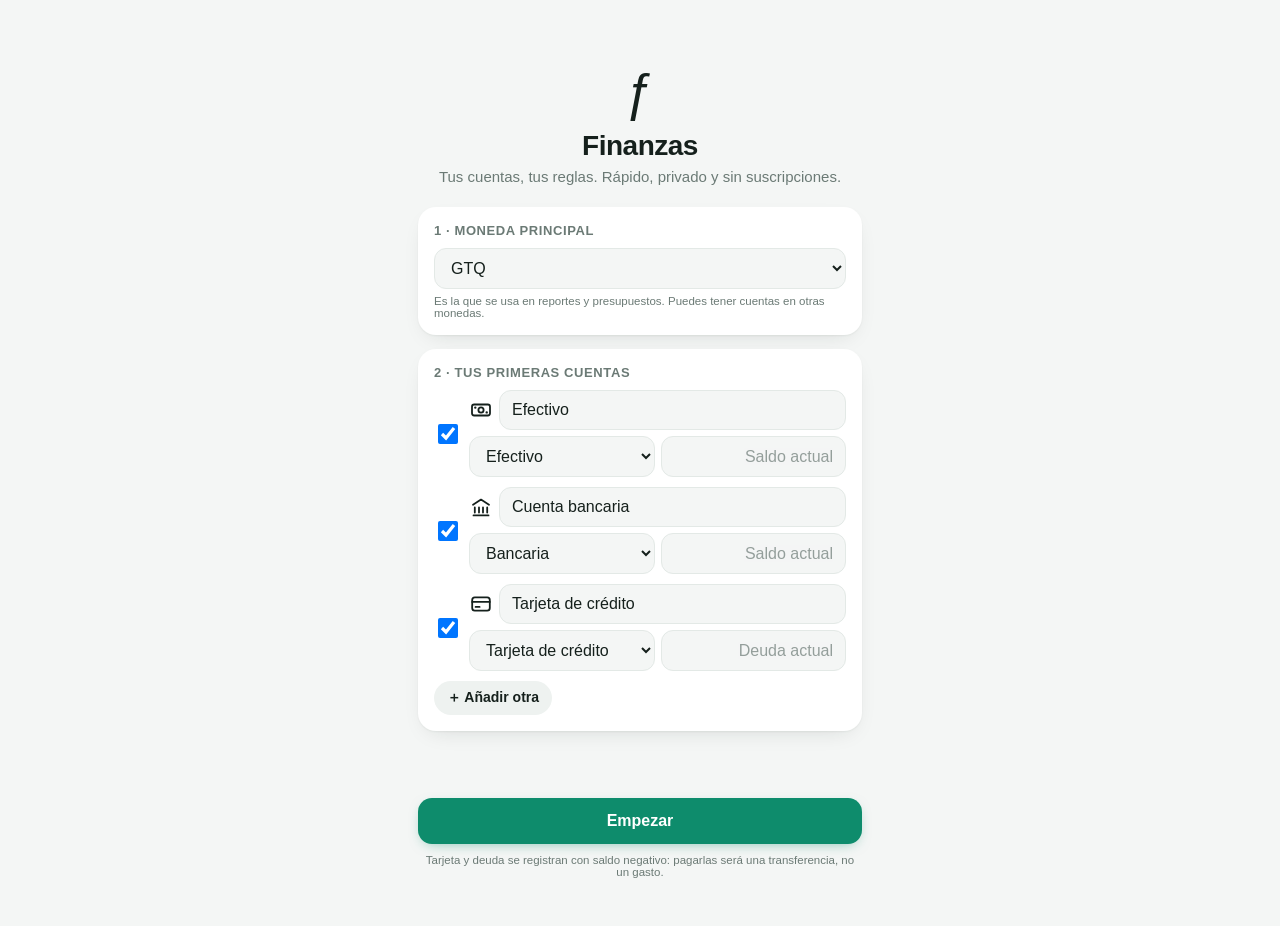
<file: index.html>
<!DOCTYPE html>
<html lang="es">
<head>
  <meta charset="UTF-8">
  <meta name="viewport" content="width=device-width, initial-scale=1, maximum-scale=1, viewport-fit=cover, user-scalable=no">
  <title>Finanzas</title>
  <meta name="description" content="Finanzas personales: rápido, privado y tuyo.">
  <meta name="theme-color" media="(prefers-color-scheme: light)" content="#f4f6f5">
  <meta name="theme-color" media="(prefers-color-scheme: dark)" content="#101312">
  <meta name="apple-mobile-web-app-capable" content="yes">
  <meta name="mobile-web-app-capable" content="yes">
  <meta name="apple-mobile-web-app-status-bar-style" content="black-translucent">
  <meta name="apple-mobile-web-app-title" content="Finanzas">
  <link rel="manifest" href="manifest.json">
  <link rel="apple-touch-icon" href="img/apple-touch-icon.png">
  <link rel="icon" type="image/png" sizes="192x192" href="img/icon-192.png">
  <link rel="stylesheet" href="css/app.css">
</head>
<body>
  <div id="app"></div>
  <script src="vendor/dexie.min.js"></script>
  <script type="module" src="js/app.js"></script>
</body>
</html>
</file>
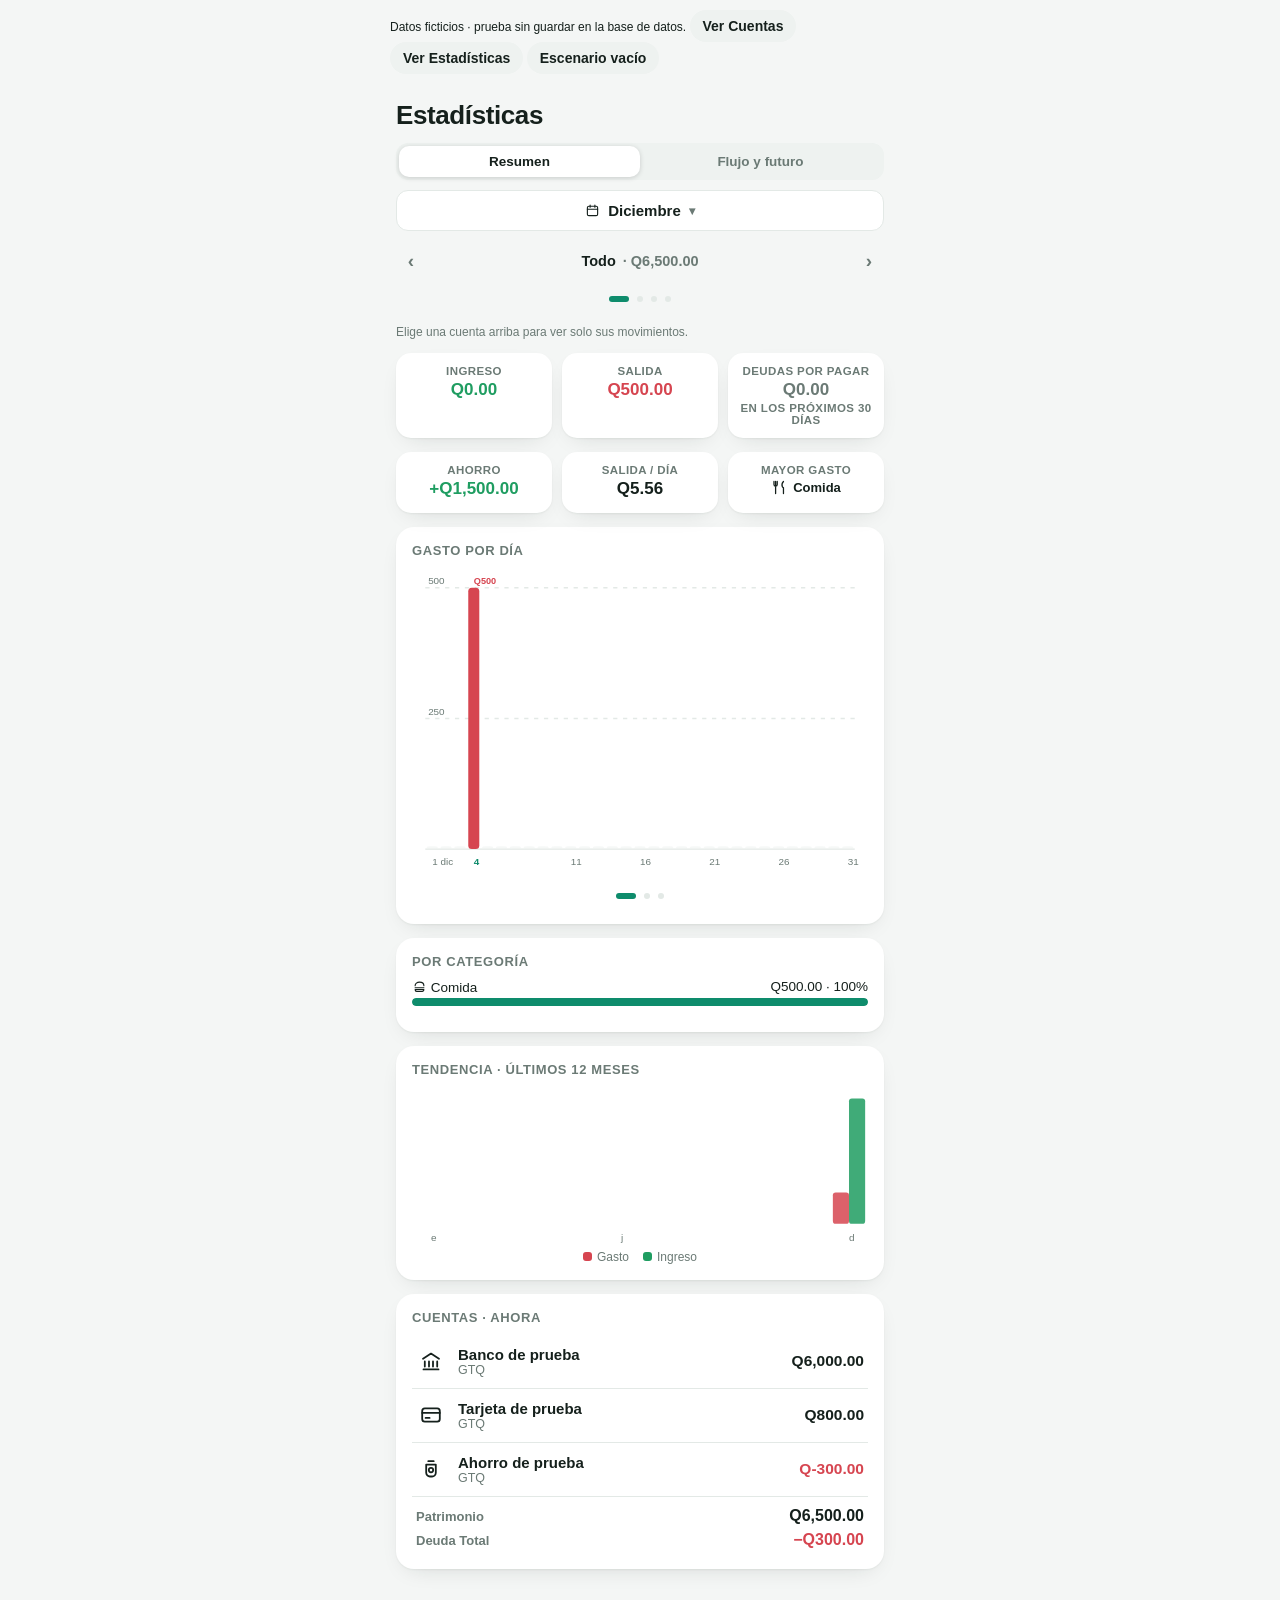
<file: tests/cuentas-preview.html>
<!doctype html>
<html lang="es"><head><meta charset="utf-8"><meta name="viewport" content="width=device-width,initial-scale=1">
<title>Prueba de cuentas · datos ficticios</title><link rel="stylesheet" href="../css/app.css"></head>
<body><div style="max-width:520px;margin:auto;padding:10px;font-size:12px">Datos ficticios · prueba sin guardar en la base de datos.
<button id="cuentas" class="chip">Ver Cuentas</button><button id="stats" class="chip">Ver Estadísticas</button>
<button id="vacio" class="chip">Escenario vacío</button></div><div id="app"></div>
<script src="../vendor/dexie.min.js"></script><script type="module">
import { html, render } from '../vendor/preact-standalone.module.js';
import { setState } from '../js/store.js';
import fin from '../js/db.js';
import Estadisticas from '../js/screens/estadisticas.js';
import Cuentas from '../js/screens/cuentas.js';
import { isoDia, claveMesActual } from '../js/util.js';
const cuentas = [
  { id: 'b', nombre: 'Banco de prueba', tipo: 'bancaria', moneda: 'GTQ', saldoInicial: 500000 },
  { id: 't', nombre: 'Tarjeta de prueba', tipo: 'tarjeta', moneda: 'GTQ', saldoInicial: 0, limite: 1000000 },
  { id: 'a', nombre: 'Ahorro de prueba', tipo: 'ahorro', moneda: 'GTQ', saldoInicial: 0 },
];
const fecha = claveMesActual() + '-01';
let txs = [
  { id: '1', cuenta: 'b', tipo: 'ingreso', monto: 200000, moneda: 'GTQ', fecha, categoria: 'salario' },
  { id: '2', cuenta: 'b', tipo: 'gasto', monto: 50000, moneda: 'GTQ', fecha: isoDia(), categoria: 'comida' },
  { id: '3', cuenta: 'b', cuentaDestino: 't', tipo: 'transferencia', monto: 80000, moneda: 'GTQ', fecha },
  { id: '4', cuenta: 'a', cuentaDestino: 'b', tipo: 'transferencia', monto: 30000, moneda: 'GTQ', fecha },
];
fin.todasTx = async () => txs;
setState({ listo: true, cuentas, categorias: [{ id: 'salario', tipo: 'ingreso', nombre: 'Salario', emoji: '💰' }, { id: 'comida', tipo: 'gasto', nombre: 'Comida', emoji: '🍔' }],
  ajustes: { iniciado: true, monedaPrincipal: 'GTQ' }, tasas: [], fijos: [], cuotas: [], presupuestos: [], futuros: [] });
const mostrar = componente => { render(null, document.getElementById('app')); render(html`<${componente} />`, document.getElementById('app')); };
document.getElementById('cuentas').onclick = () => mostrar(Cuentas);
document.getElementById('stats').onclick = () => mostrar(Estadisticas);
document.getElementById('vacio').onclick = () => { txs = []; mostrar(Estadisticas); };
mostrar(Estadisticas);
</script></body></html>
</file>
<file: css/app.css>
/* ============ Tokens ============ */
:root {
  --bg: #f4f6f5;
  --card: #ffffff;
  --text: #15201c;
  --muted: #6b7a75;
  --line: #e3e9e6;
  --accent: #0e8c6c;
  --accent-soft: #e0f2ec;
  --on-accent: #ffffff;
  --gasto: #d64550;
  --ingreso: #1f9d61;
  --transfer: #5b6b8c;
  --warn: #b8860b;
  --warn-soft: #f7edd3;
  --chip: #eef2f0;
  --danger-soft: #fdecee;
  --radius: 18px;
  --shadow: 0 1px 2px rgba(21, 32, 28, .05), 0 8px 24px -12px rgba(21, 32, 28, .18);
  --tab-h: 63px;
  --font: -apple-system, BlinkMacSystemFont, "Segoe UI", Roboto, "Helvetica Neue", Arial, sans-serif;
}
@media (prefers-color-scheme: dark) {
  :root {
    --bg: #101312;
    --card: #1a1f1d;
    --text: #e8eeeb;
    --muted: #8b9a94;
    --line: #272e2b;
    --accent: #2fbf9a;
    --accent-soft: #12332a;
    --gasto: #ff6b7a;
    --ingreso: #3ecf8e;
    --transfer: #93a4c9;
    --warn: #e0b34c;
    --warn-soft: #38311d;
    --chip: #232a27;
    --danger-soft: #3a2226;
    --shadow: 0 1px 2px rgba(0,0,0,.3), 0 8px 24px -12px rgba(0,0,0,.5);
  }
}

/* ============ Base ============ */
/* touch-action manipulation en todo: Safari ignora user-scalable=no y el
   doble-tap hacía zoom, moviendo la barra de pestañas fija. */
* { box-sizing: border-box; -webkit-tap-highlight-color: transparent; touch-action: manipulation; }
html, body { margin: 0; padding: 0; }
html, body { overflow-x: hidden; overflow-x: clip; /* nada de scroll/paneo horizontal jamás */ }
body {
  font-family: var(--font);
  background: var(--bg);
  color: var(--text);
  -webkit-font-smoothing: antialiased;
  overscroll-behavior-y: none;
}
button { font-family: inherit; color: inherit; background: none; border: none; cursor: pointer; padding: 0; }
input, select, textarea {
  font-family: inherit; font-size: 16px; color: var(--text);
  background: var(--bg); border: 1px solid var(--line); border-radius: 12px;
  padding: 10px 12px; outline: none; width: 100%; min-width: 0;
}
input:focus, select:focus, textarea:focus { border-color: var(--accent); }
/* Fecha/hora: caja compacta (width auto) y fuente un paso menor. Los campos
   internos de date/datetime tienen un mínimo que no se encoge; con la fuente
   grande del sistema la caja se salía del ancho del celular y se truncaba. */
input[type="datetime-local"], input[type="date"] {
  min-height: 42px; width: auto; max-width: 100%; font-size: 14px;
}
::placeholder { color: var(--muted); opacity: .7; }

.num { font-variant-numeric: tabular-nums; }

/* ============ Estructura ============ */
.vista {
  max-width: 520px; margin: 0 auto; min-height: 100dvh;
  padding: calc(env(safe-area-inset-top, 0px) + 10px) 16px calc(var(--tab-h) + 16px);
}
.vista.sin-tab { padding-bottom: calc(env(safe-area-inset-bottom, 0px) + 16px); }

.cabecera {
  display: flex; align-items: center; justify-content: space-between;
  padding: 6px 0 12px;
}
.cabecera h1 { font-size: 26px; font-weight: 800; margin: 0; letter-spacing: -.4px; }
.cabecera .acciones { display: flex; gap: 8px; }

.btn-icono {
  width: 38px; height: 38px; border-radius: 50%; display: grid; place-items: center;
  background: var(--card); box-shadow: var(--shadow); font-size: 17px;
}
.btn-icono svg { width: 20px; height: 20px; display: block; }
.btn-icono:active { transform: scale(.92); }

.tarjeta {
  background: var(--card); border-radius: var(--radius); box-shadow: var(--shadow);
  padding: 16px; margin-bottom: 14px;
}
.tarjeta h3 {
  margin: 0 0 10px; font-size: 13px; font-weight: 700; text-transform: uppercase;
  letter-spacing: .6px; color: var(--muted);
  user-select: none; -webkit-user-select: none;
}

/* ============ Tab bar + FAB ============ */
.tabbar {
  position: fixed; bottom: 0; left: 0; right: 0; z-index: 40;
  display: flex; justify-content: center; gap: 4px;
  background: color-mix(in srgb, var(--card) 88%, transparent);
  -webkit-backdrop-filter: blur(16px); backdrop-filter: blur(16px);
  border-top: 1px solid var(--line);
  /* gap con el borde físico: un poco de aire, sin regalar toda la safe-area
     (los 34px del iPhone hacían que tocar cerca disparara la barra del sistema).
     Los últimos 5px extra alejan el toque del home indicator en iOS. */
  padding: 6px 10px calc(min(env(safe-area-inset-bottom, 0px), 12px) + 11px);
  user-select: none; -webkit-user-select: none;
}
.tabbar .tab {
  flex: 1; max-width: 92px; display: flex; align-items: center; justify-content: center;
  color: var(--muted); padding: 10px 0; border-radius: 14px;
  transition: background .2s ease, color .2s ease;
}
.tab .ico { width: 26px; height: 26px; transition: transform .2s ease; }
.tab .ico svg { display: block; width: 100%; height: 100%; }
.tab.activa { color: var(--accent); background: var(--accent-soft); font-weight: 800; }
.tab.activa .ico { transform: translateY(-1px) scale(1.08); }
.tab:active { transform: scale(.94); }
.tabbar .espacio-fab { flex: 1; max-width: 76px; }

.fab {
  position: fixed; z-index: 45;
  bottom: 19px;
  left: 50%; transform: translateX(-50%);
  width: 58px; height: 58px; border-radius: 50%;
  background: linear-gradient(160deg, #16a37d, #0b7a5e);
  color: #fff; display: grid; place-items: center;
  box-shadow: 0 6px 20px -4px rgba(14, 140, 108, .55), 0 2px 6px rgba(0,0,0,.18);
  border: 4px solid var(--bg);
}
.fab svg { display: block; width: 26px; height: 26px; }
.fab:active { transform: translateX(-50%) scale(.9); }

/* Puntos de color en leyendas de gráficas (sustituyen a los emojis 🟧🟩) */
.leyenda { display: inline-flex; align-items: center; gap: 5px; }
.leyenda i { width: 9px; height: 9px; border-radius: 3px; display: inline-block; }

/* ============ Chips / filas ============ */
.chip {
  display: inline-flex; align-items: center; gap: 6px;
  background: var(--chip); border-radius: 999px; padding: 8px 13px;
  font-size: 14px; font-weight: 600; white-space: nowrap;
}
.chip.sel { background: var(--accent); color: var(--on-accent); }
.chip:active { transform: scale(.95); }
.chips-scroll { display: flex; gap: 8px; flex-wrap: wrap; padding: 2px 0 6px; scrollbar-width: none; }
.chips-scroll::-webkit-scrollbar { display: none; }

.fila { display: flex; align-items: center; gap: 12px; padding: 11px 4px; border-bottom: 1px solid var(--line); }
.fila:last-child { border-bottom: none; }
.fila:active { background: color-mix(in srgb, var(--chip) 55%, transparent); }
.fila .emoji { font-size: 22px; width: 30px; text-align: center; flex-shrink: 0; }
.emoji svg.icono-cuenta { display: block; width: 24px; height: 24px; margin: 0 auto; }
.emoji svg { display: block; width: 24px; height: 24px; margin: 0 auto; }
.emoji svg.icono-ui { display: block; width: 24px; height: 24px; margin: 0 auto; }
svg.icono-ui { width: 15px; height: 15px; vertical-align: -2.5px; }
.emoji svg.icono-categoria { display: block; width: 24px; height: 24px; margin: 0 auto; }
.grid-cats .cat .emoji svg.icono-categoria { width: 22px; height: 22px; }
.barra-fila .info svg.icono-categoria { width: 15px; height: 15px; vertical-align: -2.5px; }
.chips-scroll svg.icono-cuenta { width: 15px; height: 15px; flex-shrink: 0; }
.chips-scroll svg.icono-categoria { width: 15px; height: 15px; flex-shrink: 0; }
.sub svg.icono-cuenta { width: 13px; height: 13px; vertical-align: -2px; }
.dato-cuenta svg.icono-cuenta { width: 14px; height: 14px; vertical-align: -2.5px; color: var(--accent); }
.fila .cuerpo { flex: 1; min-width: 0; }
.fila .titulo { font-size: 15px; font-weight: 650; overflow: hidden; text-overflow: ellipsis; white-space: nowrap; }
.fila .sub { font-size: 12.5px; color: var(--muted); overflow: hidden; text-overflow: ellipsis; white-space: nowrap; }
.fila .monto { font-size: 15.5px; font-weight: 700; text-align: right; flex-shrink: 0; }
.fila .monto .hora { display: block; font-size: 11px; color: var(--muted); font-weight: 500; }

.m-gasto { color: var(--gasto); }
.m-ingreso { color: var(--ingreso); }
.m-transf { color: var(--transfer); }

.grupo-dia { display: flex; justify-content: space-between; align-items: baseline; padding: 14px 4px 4px; }
.grupo-dia .fecha { font-size: 13px; font-weight: 700; color: var(--muted); text-transform: capitalize; }
.grupo-dia .total { font-size: 12.5px; color: var(--muted); }

/* ============ Botones ============ */
.btn {
  display: flex; align-items: center; justify-content: center; gap: 8px;
  width: 100%; padding: 14px; border-radius: 14px; font-size: 16px; font-weight: 700;
}
.btn svg { width: 17px; height: 17px; flex-shrink: 0; }
.btn-primario { background: var(--accent); color: var(--on-accent); box-shadow: 0 4px 14px -6px rgba(14,140,108,.6); }
.btn-primario:disabled { opacity: .4; }
.btn-suave { background: var(--chip); }
.btn-rojo { background: var(--danger-soft); color: var(--gasto); }
.btn:active { transform: scale(.98); }

.segmentado {
  display: flex; background: var(--chip); border-radius: 12px; padding: 3px; gap: 2px;
}
.segmentado button {
  flex: 1; padding: 8px 4px; border-radius: 10px; font-size: 13.5px; font-weight: 700; color: var(--muted);
}
.segmentado button.sel { background: var(--card); color: var(--text); box-shadow: 0 1px 4px rgba(0,0,0,.12); }

/* Segmentado con pulgar deslizante */
.seg {
  position: relative; display: flex; background: var(--chip); border-radius: 12px; padding: 3px;
  touch-action: pan-y; user-select: none; -webkit-user-select: none; cursor: grab;
}
.seg:active { cursor: grabbing; }
.seg-thumb {
  position: absolute; top: 3px; bottom: 3px; left: 3px; width: calc((100% - 6px) / var(--n));
  background: var(--card); border-radius: 10px; box-shadow: 0 1px 5px rgba(0,0,0,.16);
  transition: transform .25s cubic-bezier(.2,.9,.3,1);
}
.seg-thumb.sin-trans { transition: none; }
.seg-btn {
  position: relative; z-index: 1; flex: 1; padding: 8px 4px; border-radius: 10px;
  font-size: 13.5px; font-weight: 700; color: var(--muted); transition: color .2s ease; white-space: nowrap;
}
.seg-btn.sel { color: var(--text); }

/* Carrusel de vistas (tarjeta Día/Estructura/Fijos) */
.carrusel { overflow: hidden; }
.carrusel-track { display: flex; transition: transform .3s cubic-bezier(.2,.9,.3,1); }
.carrusel-slide { min-width: 100%; padding: 0 2px; }
.carrusel-puntos { display: flex; justify-content: center; margin-top: 12px; touch-action: pan-y; /* el scrub horizontal es nuestro, el scroll vertical sigue nativo */ }
/* El punto visible es el ::after; el botón da una zona tocable digna de un
   dedo (6px puros son imposibles de atinarle) y padding 4px lateral hace que
   las zonas de puntos vecinos se toquen sin encimarse. */
.carrusel-punto { display: flex; align-items: center; justify-content: center; padding: 9px 4px; }
.carrusel-punto::after {
  content: ''; display: block; width: 6px; height: 6px; border-radius: 3px; background: var(--line);
  transition: all .25s ease;
}
.carrusel-punto.activo::after { width: 20px; background: var(--accent); }
/* Tick óptico: cada punto destella al ganar la selección — cruzar la fila
   con el dedo deja esa "vibración" visual. iOS no expone vibración web
   (solo Chromium la tiene), así que este destello ES la pista en iPhone:
   escala generosa + parpadeo de opacidad para leerse de reojo. */
@media (prefers-reduced-motion: no-preference) {
  .carrusel-punto.activo::after { animation: punto-tick .2s ease; }
}
@keyframes punto-tick { from { transform: scale(1.9); opacity: .5; } to { transform: scale(1); opacity: 1; } }

/* ============ Pantalla Agregar ============ */
/* height exacto (no min-height): el panel inferior queda anclado al borde bajo
   del viewport y solo el área de campos (pa-scroll) se desplaza. */
.pantalla-agregar { display: flex; flex-direction: column; height: 100dvh; max-width: 520px; margin: 0 auto; }
.pa-sup { padding: calc(env(safe-area-inset-top, 0px) + 8px) 14px 4px; }
.pa-scroll { flex: 1; min-height: 0; overflow-y: auto; overflow-x: hidden; /* el peek no abre pan horizontal */ padding: 4px 16px 14px; }
.pa-seccion { margin-top: 12px; }
.pa-seccion > label { display: block; font-size: 12px; font-weight: 700; color: var(--muted); text-transform: uppercase; letter-spacing: .5px; margin-bottom: 7px; }

.grid-cats { display: grid; grid-template-columns: repeat(4, 1fr); gap: 8px; }
.grid-cats .cat {
  display: flex; flex-direction: column; align-items: center; gap: 3px;
  padding: 9px 4px; border-radius: 13px; background: var(--chip);
  font-size: 11px; font-weight: 600; text-align: center; line-height: 1.15;
}
.grid-cats .cat .emoji { font-size: 21px; }
.grid-cats .cat.sel { background: var(--accent); color: var(--on-accent); }
.grid-cats .cat:active { transform: scale(.93); }

/* Panel inferior fijo: monto + moneda + guardar + teclado, siempre visibles.
   Buffer extra bajo el teclado: iOS a veces reporta safe-area-inset-bottom = 0
   en standalone y la fila ".", 0, ⌫ caía dentro de la zona del home indicator. */
.pa-inferior {
  padding: 10px 12px calc(env(safe-area-inset-bottom, 0px) + 18px);
  background: var(--bg); border-top: 1px solid var(--line);
  border-radius: 20px 20px 0 0;
  box-shadow: 0 -10px 30px -22px rgba(0, 0, 0, .55);
}
.pa-monto-fila { display: flex; align-items: center; justify-content: space-between; gap: 10px; min-height: 42px; flex-wrap: wrap; }
/* flex:1 estira el monto por toda la fila: tocar a la par del número (no solo
   sobre su trazo) también abre el teclado — el hueco junto a los chips de
   moneda ya no es zona muerta */
.pa-monto { font-size: 34px; font-weight: 800; letter-spacing: -1px; font-variant-numeric: tabular-nums; flex: 1; min-height: 44px; }
.pa-monto .simbolo { font-size: 21px; font-weight: 700; color: var(--muted); margin-right: 3px; }
.pa-monedas { display: flex; gap: 6px; flex-shrink: 0; }
.pa-monedas .chip { padding: 6px 13px; font-size: 13px; }
.pa-conv { font-size: 12.5px; color: var(--muted); min-height: 16px; margin-bottom: 6px; }
.teclado { display: grid; grid-template-columns: repeat(3, 1fr); gap: 6px; margin-top: 8px; }
.teclado button {
  height: 50px; border-radius: 13px; background: var(--card); box-shadow: var(--shadow);
  font-size: 23px; font-weight: 600; user-select: none; -webkit-user-select: none;
}
.teclado button:active { background: var(--chip); transform: scale(.96); }

/* Teclado numérico bajo demanda: sube al tocar el monto */
.teclado-wrap {
  overflow: hidden; max-height: 0; opacity: 0; transform: translateY(10px);
  transition: max-height .28s cubic-bezier(.2,.9,.3,1), opacity .2s ease, transform .28s cubic-bezier(.2,.9,.3,1);
}
.teclado-wrap.abierto { max-height: 250px; opacity: 1; transform: none; }

/* El monto como campo tocable, con caret parpadeante cuando el teclado está activo */
.pa-monto.activo { cursor: text; }
.caret {
  display: inline-block; width: 2.5px; height: .85em; margin-left: 5px;
  background: var(--accent); border-radius: 2px; vertical-align: baseline;
  animation: parpadeo 1.05s steps(1) infinite;
}
@keyframes parpadeo { 50% { opacity: 0; } }

.mini-monto { display: flex; align-items: center; gap: 8px; }
.mini-monto input { text-align: right; font-weight: 700; }

.comprobantes { display: flex; gap: 8px; flex-wrap: wrap; margin-top: 8px; }
.comprobante { position: relative; width: 72px; height: 72px; border-radius: 12px; overflow: hidden; box-shadow: var(--shadow); }
.comprobante img { width: 100%; height: 100%; object-fit: cover; display: block; }
.comprobante .quitar {
  position: absolute; top: 3px; right: 3px; width: 22px; height: 22px; border-radius: 50%;
  background: rgba(0,0,0,.6); color: #fff; font-size: 12px; display: grid; place-items: center;
}

/* ============ Sheet (panel inferior) ============ */
.sheet-fondo {
  position: fixed; inset: 0; z-index: 60; background: rgba(0,0,0,.42);
  display: flex; align-items: flex-end; justify-content: center;
  animation: fadeIn .18s ease;
}
.sheet {
  background: var(--bg); width: 100%; max-width: 520px; max-height: 88dvh; overflow-y: auto;
  overflow-x: hidden; /* los márgenes negativos de la asa no ensanchan la hoja */
  overscroll-behavior: contain; /* el rebote/scroll no se pasa a la página de atrás */
  border-radius: 22px 22px 0 0; padding: 0 18px calc(env(safe-area-inset-bottom, 0px) + 20px);
  animation: subir .22s cubic-bezier(.2,.9,.3,1);
}
/* Zona de agarre: área generosa para tocar o deslizar hacia abajo y cerrar */
.sheet .asa-zona { padding: 15px 0 10px; margin: 0 -18px; touch-action: none; cursor: grab; }
.sheet .asa-zona:active { cursor: grabbing; }
.sheet .asa { width: 44px; height: 5px; border-radius: 3px; background: var(--line); margin: 0 auto; }
.sheet h2 { margin: 2px 0 12px; font-size: 19px; font-weight: 800; }
/* Pestañas dentro de una hoja: ambos paneles montados en la misma celda — la
   hoja toma la altura del más alto y no salta al cambiar de pestaña. */
.paneles-apilados { display: grid; }
.paneles-apilados > div { grid-area: 1 / 1; min-width: 0; }
@keyframes subir { from { transform: translateY(60px); opacity: .4; } }
@keyframes fadeIn { from { opacity: 0; } }

/* ============ Toast ============ */
.toast {
  position: fixed; z-index: 80; left: 50%; transform: translateX(-50%);
  bottom: calc(env(safe-area-inset-bottom, 0px) + 84px);
  background: #1d2b26; color: #fff; padding: 11px 18px; border-radius: 999px;
  font-size: 14px; font-weight: 600; box-shadow: 0 8px 24px -6px rgba(0,0,0,.4);
  max-width: 88vw; text-align: center; animation: subir2 .2s ease;
}
@keyframes subir2 { from { opacity: 0; transform: translate(-50%, 12px); } }

/* ============ Estadísticas ============ */
.stats-grid-3 { display: grid; grid-template-columns: repeat(3, minmax(0, 1fr)); gap: 10px; margin-bottom: 14px; }
.stat-box { background: var(--card); border-radius: 15px; padding: 12px 8px; box-shadow: var(--shadow); text-align: center; }
.stat-box .etq { font-size: 11.5px; font-weight: 700; color: var(--muted); text-transform: uppercase; letter-spacing: .4px; }
.stat-box .val { font-size: 17px; font-weight: 800; margin-top: 3px; font-variant-numeric: tabular-nums; overflow-wrap: anywhere; }
.stat-box .val svg.icono-categoria { width: 17px; height: 17px; vertical-align: -3.5px; margin-right: 2px; }

.barra-fila { margin-bottom: 10px; }
.barra-fila .info { display: flex; justify-content: space-between; font-size: 13.5px; margin-bottom: 4px; }
.barra-fila .pista { height: 8px; border-radius: 5px; background: var(--chip); overflow: hidden; }
.barra-fila .lleno { height: 100%; border-radius: 5px; background: var(--accent); }

/* Resumen de liquidez por cuenta, compartido por Cuentas y Estadísticas. */
.ab-contexto, .ab-nota { color: var(--muted); font-size: 12px; line-height: 1.5; margin: 0 0 12px; }
.ab-nota { margin: 10px 0 0; }
.ab-metricas .val { font-size: clamp(12px, 3.4vw, 17px); }
.ab-desglose { margin: 0; font-size: 13px; }
.ab-desglose > div { display: flex; justify-content: space-between; align-items: baseline; gap: 12px; padding: 8px 0; border-bottom: 1px solid var(--line); }
.ab-desglose dt { min-width: 0; }
.ab-desglose dd { margin: 0; font-weight: 700; overflow-wrap: anywhere; text-align: right; }
.ab-periodo { margin-top: 18px; }
.ab-periodo-titulo { font-size: 13px; font-weight: 700; text-transform: capitalize; margin-bottom: 8px; }
.ab-barra-etq { display: flex; justify-content: space-between; gap: 12px; font-size: 12px; margin: 6px 0 4px; }
.ab-barra-etq b { overflow-wrap: anywhere; text-align: right; }
.ab-pista { height: 8px; background: var(--chip); border-radius: 5px; overflow: hidden; }
.ab-pista > div { height: 100%; border-radius: inherit; }
.ab-transferencias { margin-top: 12px; font-size: 13px; }
.ab-transferencias summary { cursor: pointer; padding: 12px 0; line-height: 1.5; }
.ab-contraparte { display: grid; gap: 6px; border-top: 1px solid var(--line); padding: 12px 0; overflow-wrap: anywhere; }
.ab-contraparte > span { display: flex; justify-content: space-between; gap: 12px; }
.ab-saldo svg { display: block; width: 100%; height: auto; margin-top: 12px; }
.ab-saldo svg text { font: 12px var(--font); fill: var(--muted); }
.ab-lectura { display: block; font-size: 12px; margin-top: 6px; }
.ab-lectura input { display: block; width: 100%; min-height: 44px; padding: 0; margin: 0; accent-color: var(--accent); }
.ab-valor { text-align: center; font-size: 14px; font-weight: 700; }
.ab-estado-fila {
  display: flex; align-items: center; gap: 10px; width: 100%;
  padding: 9px 0; border: 0; border-bottom: 1px solid var(--line);
  background: none; color: inherit; font: inherit; text-align: left; cursor: pointer;
  touch-action: manipulation;
}
.ab-estado-fila:last-of-type { border-bottom: 0; }
.ab-estado-fila:active { opacity: .6; }
.ab-estado-fecha { flex-shrink: 0; width: 42px; font-size: 11px; font-weight: 600; color: var(--muted); }
.ab-estado-cuerpo { flex: 1; min-width: 0; display: grid; gap: 1px; }
.ab-estado-titulo { font-size: 13.5px; font-weight: 600; overflow: hidden; text-overflow: ellipsis; white-space: nowrap; }
.ab-estado-sub { font-size: 11.5px; color: var(--muted); }
.ab-estado-montos { flex-shrink: 0; display: grid; gap: 1px; text-align: right; }
.ab-estado-montos b { font-size: 13.5px; }
.ab-estado-saldo { font-size: 11px; color: var(--muted); }
.ab-estado-cierre {
  display: flex; justify-content: space-between; gap: 12px; margin-top: 8px; padding: 10px 0 2px;
  border-top: 1px solid var(--line); font-size: 12px; color: var(--muted);
}
.ab-estado-encabezado { display: flex; justify-content: space-between; align-items: center; gap: 10px; }
.ab-estado-encabezado h3 { margin-bottom: 0; flex-shrink: 0; }
.ab-mes {
  font: inherit; font-size: 12.5px; font-weight: 700; color: var(--accent);
  background: var(--chip); border: 0; border-radius: 999px;
  padding: 6px 12px; max-width: 60%; cursor: pointer; touch-action: manipulation;
}

/* Gráfica de flujo interactiva: 1 dedo desplaza (vertical = scroll de página), pellizco = zoom */
.flujo-chart { position: relative; touch-action: pan-y; user-select: none; -webkit-user-select: none; cursor: grab; }
.flujo-chart:active { cursor: grabbing; }
.flujo-chart svg { display: block; width: 100%; height: auto; aspect-ratio: 320 / 250; }
.flujo-zoom { position: absolute; top: 2px; left: 2px; display: flex; gap: 4px; }
.flujo-zoom button {
  width: 27px; height: 27px; border-radius: 9px; background: var(--chip);
  font-size: 15px; font-weight: 800; color: var(--text); box-shadow: var(--shadow);
}
.flujo-zoom button:active { transform: scale(.92); }
.flujo-lectura {
  position: absolute; top: 2px; right: 2px; font-size: 11px; font-weight: 700;
  background: color-mix(in srgb, var(--card) 88%, transparent); padding: 4px 9px;
  border-radius: 9px; pointer-events: none; box-shadow: var(--shadow);
}

/* Etiqueta de gráfica: el dato completo del elemento tocado (los <title>
   nativos son casi invisibles en táctil). Flota anclada al elemento y no
   captura toques: leer no interrumpe el gesto. */
.etq-grafica {
  position: absolute; z-index: 4; pointer-events: none;
  background: var(--card); border: 1px solid var(--line);
  border-radius: 11px; padding: 6px 10px; box-shadow: var(--shadow);
  font-size: 11.5px; line-height: 1.5; white-space: nowrap; text-align: left;
}
.etq-grafica .tit { color: var(--muted); font-size: 10px; font-weight: 600; }
.etq-grafica .fila-etq { font-weight: 700; }

/* Registros futuros cuya fecha ya pasó */
.fila-vencida { opacity: .72; }
.fila-vencida .titulo { text-decoration: line-through; text-decoration-color: var(--muted); }

/* Celdas de pagos fijos: color como estado, sin emojis ni texto */
.fila-pago { border-bottom: none; border-radius: 12px; margin-bottom: 3px; padding-left: 12px; }
.fila-pago-ok { background: var(--accent-soft); box-shadow: inset 3px 0 0 var(--accent); }
.fila-pago-falta { background: var(--warn-soft); box-shadow: inset 3px 0 0 var(--warn); }

.nav-mes { display: flex; align-items: center; justify-content: space-between; margin-bottom: 10px; }
.nav-mes .mes { font-size: 16px; font-weight: 800; text-transform: capitalize; }
.nav-mes button { width: 36px; height: 36px; border-radius: 50%; background: var(--card); box-shadow: var(--shadow); font-size: 16px; }

/* Caja de período (Estadísticas): muestra el rango activo; al tocarla abre el
   selector con presets y fechas, en vez de mostrar chips todo el tiempo. */
.caja-fecha {
  display: flex; align-items: center; justify-content: center; gap: 8px;
  width: 100%; padding: 11px 14px; border-radius: 12px;
  background: var(--card); border: 1px solid var(--line);
  font-size: 15px; font-weight: 700; text-transform: capitalize;
}
.caja-fecha:active { transform: scale(.985); }
.caja-fecha .chev { color: var(--muted); font-size: 12px; }

/* Selector de alcance de cuenta (Stats · Resumen): flechas + texto central
   sin cuerpos ni fondos — solo texto e icono; puntos como el carrusel. */
.flecha-cuenta {
  width: 30px; height: 36px; flex-shrink: 0;
  display: grid; place-items: center;
  font-size: 19px; font-weight: 700; color: var(--muted);
}
.flecha-cuenta:active { transform: scale(.85); color: var(--text); }
.caja-cuenta {
  flex: 1; min-width: 0; display: flex; align-items: center; justify-content: center; gap: 7px;
  padding: 6px 8px; font-size: 14.5px; font-weight: 700;
}
.caja-cuenta:active { transform: scale(.97); }
.caja-cuenta > span { overflow: hidden; text-overflow: ellipsis; white-space: nowrap; }
.caja-cuenta svg.icono-cuenta { width: 17px; height: 17px; color: var(--accent); flex-shrink: 0; }

/* ============ Onboarding ============ */
.onb { min-height: 100dvh; max-width: 520px; margin: 0 auto; padding: calc(env(safe-area-inset-top,0px) + 28px) 22px 32px; display: flex; flex-direction: column; }
.onb .logo { font-size: 52px; text-align: center; margin: 24px 0 8px; }
.onb h1 { text-align: center; font-size: 28px; letter-spacing: -.5px; margin: 0 0 6px; }
.onb p.centro { text-align: center; color: var(--muted); margin: 0 0 22px; font-size: 15px; }
.onb .pie { margin-top: auto; }

.dato-cuenta { font-size: 11.5px; color: var(--muted); overflow-wrap: anywhere; }
.vacio { text-align: center; color: var(--muted); padding: 22px 10px; font-size: 14px; }
.copiable { cursor: copy; }
.etiqueta-mini {
  display: inline-block; background: var(--accent-soft); color: var(--accent);
  border-radius: 6px; padding: 1px 7px; font-size: 11.5px; font-weight: 700; margin: 0 2px;
}
.badge-tercero {
  display: inline-block; background: var(--warn-soft); color: var(--warn);
  border-radius: 6px; padding: 1px 7px; font-size: 10.5px; font-weight: 700; margin-left: 6px;
  vertical-align: 1px; white-space: nowrap;
}
.preview-foto { position: fixed; inset: 0; z-index: 90; background: rgba(0,0,0,.9); display: grid; place-items: center; padding: 20px; }
.preview-foto img { max-width: 100%; max-height: 85dvh; border-radius: 12px; }
.preview-foto .cerrar { position: absolute; top: calc(env(safe-area-inset-top,0px) + 14px); right: 18px; font-size: 26px; color: #fff; }

/* Transición de entrada/salida de vistas principales */
.trans-vista { transition: transform .3s cubic-bezier(.2,.9,.3,1), opacity .3s ease; }
</file>
